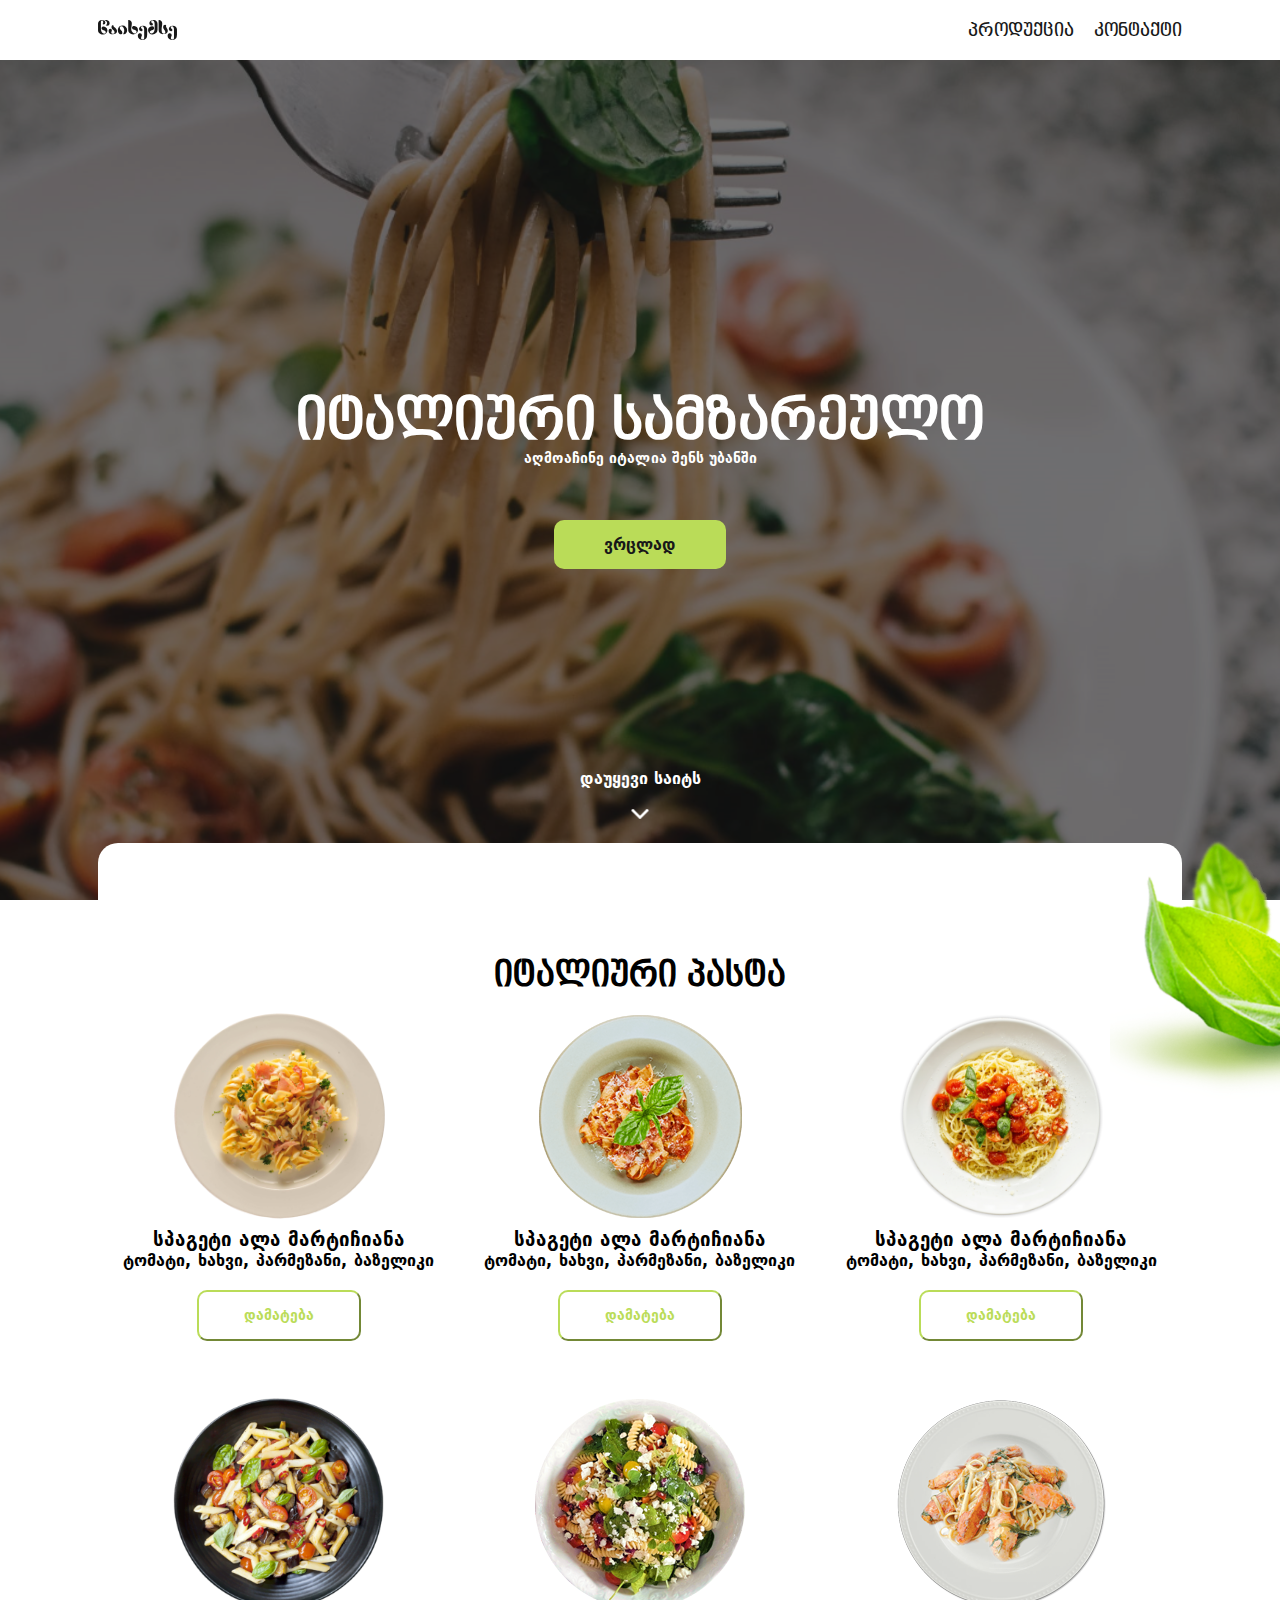
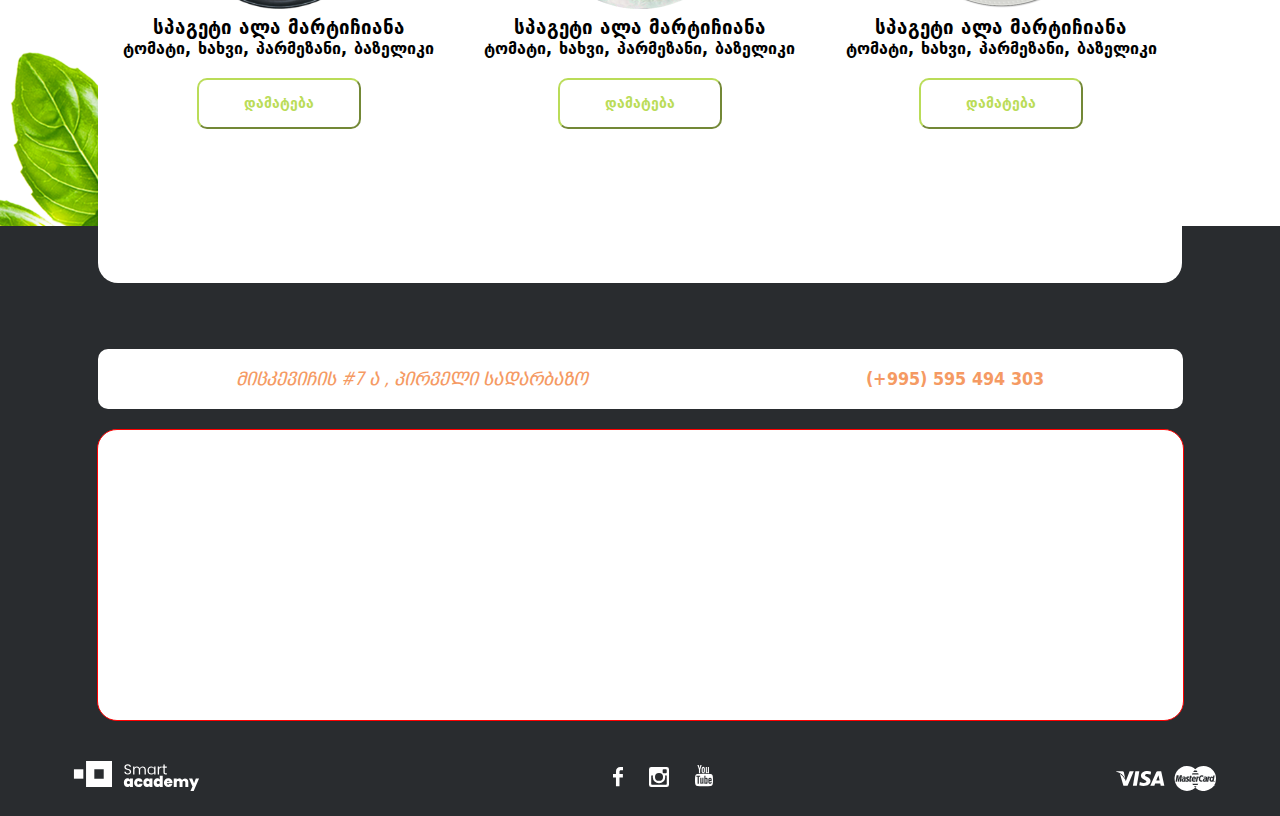
<file: index.html>
<!DOCTYPE html>
<html lang="ka">
<head>
  <meta charset="utf-8">
	<title>წახემსე</title>
  <link rel="stylesheet" type="text/css" href="assets/css/style.css">
  <meta name="viewport" content="width=device-width, initial-scale=1.0">
</head>
<body>
	<header>
    <img src="/assets/images/static/logo.svg" alt="წახემსე-ლოგო" title="წაიხემსე-ლოგო">
<nav>
	<ul class="header_navigation">
		<li>
			<a href="#!" title=" პროდუქცია">პროდუქცია</a>
		</li>
		<li>
			<a href="#!" title="კონტაქტი">კონტაქტი</a>
		</li>
	</ul>
</nav>  
  </header>
<div class="hero_content">
  <section class="hero">
    <h1 class="hero_title">იტალიური სამზარეულო</h1>
    <p>აღმოაჩინე იტალია შენს უბანში</p>
    <a class="more" href="#!" title="გაიგე მეტი">ვრცლად</a>
    <img class="main_pic" src="assets/images/main_pic.png" alt="იტალიური პასტა" title="იტალიური პასტა">

  </section>
  <a class="scroll_down" href="#!">დაუყევი საიტს</a>
</div>
<section class="menu">
  <h1 class="pasta">იტალიური პასტა</h1>
  <ul class="column_order">
    <li class="column">
      <img alt="pasta" class="img" src="/assets/images/1.png">
      <h3>
        სპაგეტი ალა მარტიჩიანა
      </h3>
      <p>
        ტომატი, ხახვი, პარმეზანი, ბაზელიკი
      </p>
      <button class="button_style">დამატება</button>
    </li>
    <li class="column">
      <img alt="pasta" class="img" src="/assets/images/2.png">
      <h3>
        სპაგეტი ალა მარტიჩიანა
      </h3>
      <p>
        ტომატი, ხახვი, პარმეზანი, ბაზელიკი
      </p>
      <button class="button_style">დამატება</button>
    </li>
    <li class="column">
      <img alt="pasta" class="img" src="/assets/images/3.png">
      <h3>
        სპაგეტი ალა მარტიჩიანა
      </h3>
      <p>
        ტომატი, ხახვი, პარმეზანი, ბაზელიკი
      </p>
      <button class="button_style">დამატება</button>
    </li>
    <li class="column">
      <img alt="pasta" class="img" src="/assets/images/4.png">
      <h3>
        სპაგეტი ალა მარტიჩიანა
      </h3>
      <p>
        ტომატი, ხახვი, პარმეზანი, ბაზელიკი
      </p>
      <button class="button_style">დამატება</button>
    </li>
    <li class="column">
      <img alt="pasta" class="img" src="/assets/images/5.png">
      <h3>
        სპაგეტი ალა მარტიჩიანა
      </h3>
      <p>
        ტომატი, ხახვი, პარმეზანი, ბაზელიკი
      </p>
      <button class="button_style">დამატება</button>
    </li>
    <li class="column">
      <img alt="pasta" class="img" src="/assets/images/6.png">
      <h3>
        სპაგეტი ალა მარტიჩიანა
      </h3>
      <p>
        ტომატი, ხახვი, პარმეზანი, ბაზელიკი
      </p>
      <button class="button_style">დამატება</button>
    </li>
  </ul>
</section>
<footer>
  <div class="adress-map">
  <div class="contact">
    <address>მიცკევიჩის #7 ა , პირველი სადარბაზო</address>
    <a class="number" href="#!">(+995) 595 494 303</a>
  </div>
  <div class="maps">
    <iframe src="https://www.google.com/maps/embed?pb=!1m18!1m12!1m3!1d2977.8136951382717!2d44.76750341516131!3d41.72453888298936!2m3!1f0!2f0!3f0!3m2!1i1024!2i768!4f13.1!3m3!1m2!1s0x404472df2909dcd1%3A0x74a1cb062dd31575!2s7+Adam+Mitskevichi+St%2C+T&#39;bilisi!5e0!3m2!1sen!2sge!4v1550835162175" height="290" frameborder="0" style="border:0" allowfullscreen></iframe>
</div>
</div>
  <div class="logo">
    <a href="https://smartacademy.ge/"> 
      <svg class="academy-logo" id="academy-logo" xmlns="http://www.w3.org/2000/svg" viewBox="0 0 146 35.003">
  <defs>
    <style>
      .cls-1 {
        fill: #fff;
      }
    </style>
  </defs>
  <g id="Group_52" data-name="Group 52" transform="translate(58.233 17.198)">
    <path id="Path_94" data-name="Path 94" class="cls-1" d="M398.518,136.8a3.19,3.19,0,0,1,2.916,1.51v-1.376H404.9v9.916h-3.463v-1.376a3.224,3.224,0,0,1-2.916,1.51c-2.353,0-4.218-1.924-4.218-5.091S396.165,136.8,398.518,136.8Zm1.11,3.019a1.825,1.825,0,0,0-1.806,2.057,1.821,1.821,0,1,0,1.806-2.057Z" transform="translate(-394.3 -133.751)"/>
    <path id="Path_95" data-name="Path 95" class="cls-1" d="M480.517,136.8a4.633,4.633,0,0,1,4.84,3.922h-3.671a1.227,1.227,0,0,0-1.243-.977c-.844,0-1.421.71-1.421,2.116,0,1.436.562,2.131,1.421,2.131a1.235,1.235,0,0,0,1.243-.977h3.671a4.668,4.668,0,0,1-4.84,3.922,5.069,5.069,0,0,1,0-10.138Z" transform="translate(-463.482 -133.751)"/>
    <path id="Path_96" data-name="Path 96" class="cls-1" d="M552.218,136.8a3.19,3.19,0,0,1,2.916,1.51v-1.376H558.6v9.916h-3.463v-1.376a3.224,3.224,0,0,1-2.916,1.51c-2.353,0-4.218-1.924-4.218-5.091S549.865,136.8,552.218,136.8Zm1.11,3.019a1.825,1.825,0,0,0-1.806,2.057,1.821,1.821,0,1,0,1.806-2.057Z" transform="translate(-525.252 -133.751)"/>
    <path id="Path_97" data-name="Path 97" class="cls-1" d="M633.433,119.249a3.261,3.261,0,0,1,2.886,1.48V116.2H639.8v13.084h-3.478v-1.376a3.2,3.2,0,0,1-2.9,1.51c-2.353,0-4.218-1.924-4.218-5.091S631.065,119.249,633.433,119.249Zm1.1,3.019a1.825,1.825,0,0,0-1.806,2.057,1.821,1.821,0,1,0,1.806-2.057Z" transform="translate(-594.434 -116.2)"/>
    <path id="Path_98" data-name="Path 98" class="cls-1" d="M715.432,146.868a5.084,5.084,0,0,1,0-10.168,4.7,4.7,0,0,1,5,4.973,5.005,5.005,0,0,1-.059.814h-6.557c.074,1.154.7,1.613,1.465,1.613a1.314,1.314,0,0,0,1.243-.784h3.7A4.717,4.717,0,0,1,715.432,146.868Zm-1.6-6.053H716.9a1.36,1.36,0,0,0-1.48-1.362A1.5,1.5,0,0,0,713.834,140.815Z" transform="translate(-663.616 -133.666)"/>
    <path id="Path_99" data-name="Path 99" class="cls-1" d="M801.3,141.692a1.643,1.643,0,1,0-3.286,0v5.313h-3.463v-5.313a1.643,1.643,0,1,0-3.286,0v5.313H787.8v-9.916h3.463v1.3A3.405,3.405,0,0,1,794.149,137a3.617,3.617,0,0,1,3.3,1.82,3.969,3.969,0,0,1,3.3-1.82c2.516,0,4.011,1.628,4.011,4.218v5.772H801.3v-5.3Z" transform="translate(-729.56 -133.921)"/>
    <path id="Path_100" data-name="Path 100" class="cls-1" d="M915.848,137.6h3.8l-6.29,14.638H909.6l2.368-5.151L907.9,137.6h3.848l2.087,5.624Z" transform="translate(-831.885 -134.433)"/>
  </g>
  <g id="Group_53" data-name="Group 53" transform="translate(58.815 3.804)">
    <path id="Path_101" data-name="Path 101" class="cls-1" d="M401.955,37.718c-2.353,0-4.026-1.317-4.055-3.256h1.628a2.182,2.182,0,0,0,2.427,1.954c1.48,0,2.353-.844,2.353-1.954,0-3.167-6.349-1.14-6.349-5.506,0-1.939,1.569-3.256,3.893-3.256,2.235,0,3.7,1.228,3.893,3.019h-1.687a2.124,2.124,0,0,0-2.279-1.7c-1.258-.03-2.264.622-2.264,1.894,0,3.034,6.335,1.14,6.335,5.491C405.863,36.075,404.5,37.718,401.955,37.718Z" transform="translate(-397.9 -25.7)"/>
    <path id="Path_102" data-name="Path 102" class="cls-1" d="M480.32,46.874c0-1.894-1.006-2.842-2.531-2.842-1.554,0-2.6.992-2.6,2.99v5.091h-1.51V46.889c0-1.894-1.006-2.842-2.531-2.842-1.554,0-2.6.992-2.6,2.99v5.091H467V42.863h1.539v1.332a3.336,3.336,0,0,1,2.916-1.495,3.493,3.493,0,0,1,3.389,2.057,3.41,3.41,0,0,1,3.271-2.057c2.1,0,3.744,1.317,3.744,3.967v5.447h-1.51V46.874Z" transform="translate(-456.773 -40.184)"/>
    <path id="Path_103" data-name="Path 103" class="cls-1" d="M584.781,42.7a3.816,3.816,0,0,1,3.434,1.835V42.863h1.554V52.1h-1.554V50.381a3.856,3.856,0,0,1-3.449,1.865c-2.457,0-4.366-1.939-4.366-4.81S582.294,42.7,584.781,42.7Zm.3,1.332a3.12,3.12,0,0,0-3.123,3.4,3.144,3.144,0,1,0,6.261.015A3.169,3.169,0,0,0,585.077,44.032Z" transform="translate(-553.389 -40.184)"/>
    <path id="Path_104" data-name="Path 104" class="cls-1" d="M662.739,52H661.2V42.778h1.539v1.495a3.116,3.116,0,0,1,2.99-1.672v1.584h-.4c-1.465,0-2.575.651-2.575,2.8L662.739,52Z" transform="translate(-622.23 -40.099)"/>
    <path id="Path_105" data-name="Path 105" class="cls-1" d="M699.1,31.6h-1.2V30.338h1.2V28h1.539v2.338h2.412V31.6h-2.412v5.447c0,.9.34,1.228,1.288,1.228h1.125v1.3h-1.376c-1.628,0-2.56-.681-2.56-2.531V31.6Z" transform="translate(-653.499 -27.66)"/>
  </g>
  <path id="Path_106" data-name="Path 106" class="cls-1" d="M125.767,0H95.5V30.282h30.282V0ZM105.15,20.632V9.665h10.967V20.632Z" transform="translate(-81.366)"/>
  <rect id="Rectangle_7" data-name="Rectangle 7" class="cls-1" width="10.967" height="10.967" transform="translate(0 9.665)"/>
</svg> 
    </a>
  <span class="socials">
    <a href="https://www.facebook.com/">
      <svg class="facebook-logo" xmlns="http://www.w3.org/2000/svg" viewBox="0 0 10.386 20">
  <defs>
    <style>
      .cls-1 {
        fill: #fff;
      }
    </style>
  </defs>
  <g id="facebook" transform="translate(-23.127)">
    <path id="Path_82" data-name="Path 82" class="cls-1" d="M33.513,3.32H31.631c-1.476,0-1.762.7-1.762,1.731v2.27h3.52v3.555H29.869V20H26.2V10.877h-3.07V7.321H26.2V4.7C26.2,1.657,28.056,0,30.77,0l2.744,0V3.32Z"/>
  </g>
</svg>
    </a>
    <a href="ihttps://www.instagram.com/">
      <svg class="instagram-logo" id="instagram" xmlns="http://www.w3.org/2000/svg" viewBox="0 0 20 20">
  <defs>
    <style>
      .cls-1 {
        fill: #fff;
      }
    </style>
  </defs>
  <path id="Path_81" data-name="Path 81" class="cls-1" d="M2.567,0H17.433A2.506,2.506,0,0,1,20,2.567V17.433A2.506,2.506,0,0,1,17.433,20H2.567A2.506,2.506,0,0,1,0,17.433V2.567A2.506,2.506,0,0,1,2.567,0Zm12,2.222a.9.9,0,0,0-.9.9V5.278a.9.9,0,0,0,.9.9h2.26a.9.9,0,0,0,.9-.9V3.123a.9.9,0,0,0-.9-.9Zm3.17,6.236h-1.76a5.85,5.85,0,0,1,.257,1.716A6.123,6.123,0,0,1,10.019,16.2,6.122,6.122,0,0,1,3.8,10.174a5.84,5.84,0,0,1,.257-1.716H2.222v8.448a.8.8,0,0,0,.8.8H16.945a.8.8,0,0,0,.8-.8V8.458ZM10.019,6.065A3.956,3.956,0,0,0,6,9.957a3.956,3.956,0,0,0,4.017,3.892,3.956,3.956,0,0,0,4.017-3.892A3.956,3.956,0,0,0,10.019,6.065Z"/>
</svg>
    </a>
    <a href="https://www.youtube.com/">
      <svg class="youtube-logo" xmlns="http://www.w3.org/2000/svg" viewBox="0 0 16.883 20">
  <defs>
    <style>
      .cls-1 {
        fill: #fff;
      }
    </style>
  </defs>
  <g id="youtube" transform="translate(-7.067)">
    <g id="Group_48" data-name="Group 48" transform="translate(7.067)">
      <path id="Path_83" data-name="Path 83" class="cls-1" d="M23.658,39.218a2.133,2.133,0,0,0-1.825-1.659,56.722,56.722,0,0,0-6.321-.234,56.74,56.74,0,0,0-6.322.234,2.132,2.132,0,0,0-1.824,1.659,18.077,18.077,0,0,0-.3,3.991A18.073,18.073,0,0,0,7.361,47.2a2.132,2.132,0,0,0,1.825,1.659,56.725,56.725,0,0,0,6.322.234,56.685,56.685,0,0,0,6.322-.234A2.133,2.133,0,0,0,23.654,47.2a18.087,18.087,0,0,0,.3-3.991A18.1,18.1,0,0,0,23.658,39.218Zm-11.775.991H10.661V46.7H9.526V40.209h-1.2V39.146h3.557ZM14.965,46.7H13.944v-.614a1.635,1.635,0,0,1-1.166.692.626.626,0,0,1-.657-.418,2.874,2.874,0,0,1-.09-.837V41.072h1.02v4.146a3.176,3.176,0,0,0,.009.4c.024.158.1.239.239.239.2,0,.419-.158.645-.478v-4.3h1.021V46.7Zm3.876-1.69a4.5,4.5,0,0,1-.1,1.135.808.808,0,0,1-.815.633,1.39,1.39,0,0,1-1.055-.623V46.7h-1.02V39.146h1.02v2.468A1.382,1.382,0,0,1,17.923,41a.807.807,0,0,1,.815.635,4.324,4.324,0,0,1,.1,1.132Zm3.85-.939h-2.04v1c0,.521.17.781.521.781a.438.438,0,0,0,.456-.409,6.419,6.419,0,0,0,.023-.691h1.041V44.9c0,.329-.013.555-.022.657a1.454,1.454,0,0,1-.238.611,1.412,1.412,0,0,1-1.234.611,1.461,1.461,0,0,1-1.235-.577,2.181,2.181,0,0,1-.328-1.324V42.907a2.191,2.191,0,0,1,.315-1.327A1.45,1.45,0,0,1,21.173,41a1.417,1.417,0,0,1,1.2.577,2.213,2.213,0,0,1,.316,1.327v1.166Z" transform="translate(-7.067 -29.093)"/>
      <path id="Path_84" data-name="Path 84" class="cls-1" d="M69.169,58.163q-.511,0-.512.781v.521h1.02v-.521C69.677,58.423,69.506,58.163,69.169,58.163Z" transform="translate(-55.072 -45.334)"/>
      <path id="Path_85" data-name="Path 85" class="cls-1" d="M52.014,58.163a.731.731,0,0,0-.509.248v3.432a.728.728,0,0,0,.509.251c.294,0,.444-.251.444-.76v-2.4C52.458,58.423,52.308,58.163,52.014,58.163Z" transform="translate(-41.704 -45.334)"/>
      <path id="Path_86" data-name="Path 86" class="cls-1" d="M53.726,14.588a1.656,1.656,0,0,0,1.178-.7v.621h1.031V8.82H54.9v4.349c-.229.323-.445.483-.651.483-.138,0-.219-.082-.242-.242a2.391,2.391,0,0,1-.013-.4V8.82H52.97v4.5a2.875,2.875,0,0,0,.091.846A.633.633,0,0,0,53.726,14.588Z" transform="translate(-42.845 -6.875)"/>
      <path id="Path_87" data-name="Path 87" class="cls-1" d="M18.789,4.543V7.636h1.143V4.543L21.308,0H20.152l-.78,3L18.56,0h-1.2c.241.708.492,1.419.733,2.128A18.81,18.81,0,0,1,18.789,4.543Z" transform="translate(-15.087)"/>
      <path id="Path_88" data-name="Path 88" class="cls-1" d="M36.836,14.345a1.406,1.406,0,0,0,1.2-.583,2.226,2.226,0,0,0,.32-1.338V10.432a2.23,2.23,0,0,0-.32-1.34,1.529,1.529,0,0,0-2.4,0,2.211,2.211,0,0,0-.323,1.34v1.993a2.206,2.206,0,0,0,.323,1.338A1.405,1.405,0,0,0,36.836,14.345Zm-.492-4.12c0-.526.16-.789.492-.789s.492.262.492.789v2.394c0,.526-.159.79-.492.79s-.492-.263-.492-.79Z" transform="translate(-29.083 -6.631)"/>
    </g>
  </g>
</svg>
    </a>
  </span>
  <img class="cards-logo" src="assets/images/static/cards.svg"> 
</div>
</footer>

<script src="assets/js/script.js"></script>
</body>
</html>
</file>
<file: assets/css/style.css>
@font-face{
	font-family: caps;
	src:url(../fonts/caps.ttf);
}
@font-face{
	font-family: normal;
	src:url(../fonts/normal-bold.ttf);
}
.header_navigation a, h1, h2, address{
	font-family: caps;
}

*{
	margin: 0;
	padding: 0;
	text-decoration: none;
	list-style: none;
	font-family: normal;
}
body{
	max-width: 1084px;
	margin: 0 auto;
}
header, ul{
	display: flex;
}
header{
	justify-content: space-between;
	height: 60px;
	align-items: center;
}
.header_navigation{
	width: 214px;
	justify-content: space-between;
}
a{
	color: #181818;
	transition: 300ms color ease;

}
a:hover{
	color: #BADC58;
	transition: 300ms color ease;
}
/*.hero_content*/
.hero_content{
	height: calc(100vh - 60px);
	width: 100%;
	display: flex;
	flex-direction: column;
	/*align-content: center;*/
	align-items: center;
	justify-content: center;
	color: #fff;
}
.hero_content::before{
	content: "";
	display: block;
	position: absolute;
	height: calc(100vh - 60px);
	top: 60px;
	bottom: 0px;
	left: 0px;
	right: 0px;
	background-color: #181818;
	opacity: .6;
	z-index: -1;
}
.hero{
	display: flex;
	flex-direction: column;
	align-items: center;
	justify-content: center;
}
.hero_title{
	font-size: 50px;
}
.hero p{
	font-size: 14px;
}
.more{
	border-radius:10px;
	background-color: #BADC58;
	margin-top: 53px;
	padding: 15px 50px;
}
.more:hover {
    color: #070707;
    /*გავსტილო ისე რომ მაუსის მიტანის დროს გათეთრდეს ტექსტი.*/
}
.main_pic{
	width: 100vw;
	height: calc(100vh - 60px);
	position: absolute;
	top: 60px;
	left: 0;
	z-index: -2;
	object-fit: cover;
}
.hero_content::after{
	content: url(../images/static/one.png);
	display: block;
	width: 170px;
	height: 240px;
	position: absolute;
	top: calc(100vh - 60px);
	right: 0;
	z-index: 1;
}

.scroll_down{
	position: absolute;
	margin-top: 94px;
	bottom: 112px;
	color: #fff;
}
.scroll_down:after {
	content: "";
	display: block;
	position: absolute;
	background: url(../images/static/arrow.png);
	width: 17px;
	height: 10px;
	left: 50%;
    transform: translateX(-50%);
    top:40px;
}
/*.hero_content end*/
/*menu start*/
.menu{
	display: flex;
	flex-wrap: wrap;
	justify-content: center;
	box-shadow: 0 3px 6px 0 rgba(0 0 0 0.16);
	background-color: white;
}
.menu::before{
	content: "";
	display: block;
	top: -57px;
	width: 100%;
	height: 57px;
	position: relative;
	background-color: #fff;
	border-top-left-radius: 20px;
	border-top-right-radius: 20px;
	border: 1px;
}
.menu::after{
	content: "";
	display: block;
	width: 100%;
	height: 57px;
	position: relative;
	bottom: -57px;
	border-bottom-left-radius: 20px;
	border-bottom-right-radius: 20px;
	border: 1px;
	background-color: #fff;
	z-index: 1;
}

.column_order{
	position: relative;
	margin: 0;
	display: flex;
	flex-wrap: wrap;
	justify-content: space-between;
}
.column{
	flex:auto;
	display: flex;
	justify-content: center;
	align-items: center;
	flex-direction: column;
	width: 308px;
	margin: 10px;
}
.column:hover {
	box-shadow: 0 3px 6px rgba(24,24,24,0.16);
	border-radius:10px;
	transition: all 500ms;
}
.img{
	height: 225px;
	width: 232px;
	object-fit: none;
}
.button_style{
	font-size: 14px;
	padding: 15px 45px;
	border-radius:10px;
	margin: 20px 0 30px;
	justify-content: space-around;
	align-items: flex-end;
	color:  #BADC58;
	border-color:  #BADC58;
	background-color: #fff;
}
.button_style:hover{
	background-color: #BADC58;
	color: #000;
	cursor: pointer;
}
.pasta{
	display: flex;
	position: relative;
	justify-content: center;
	align-items: center;
	font-size: 30px;
}
/*menu end*/
footer{
	height: 467px;
	width: 100%;
	padding-top: 123px;
	background-color: #292C2F;
	position: absolute;
	left: 0;
	right: 0;
}
footer::before{
	content: url(../images/static/two.png);
	display: block;
	width: 140px;
	height: 180px;
	position: absolute;
	bottom: 590px;
	left: 0;
	z-index: -1;
}
.contact, .maps, .logo {
	margin: 0 auto;
	max-width: 90%;
}
/*.adress-map{
	display: flex;
	justify-content: space-around;
	align-content: center;
}
*/.contact{
	color: #F59A63;
	display: flex;
	justify-content: space-around;
	align-items: center;
	height: 60px;
	width: 1085px;
	/*border: 1px solid red;*/
	border-radius: 10px;
	background-color: #fff
}
 a.number{
 	color: #F59A63;
 }
.maps{
	position: relative;
	width:1085px;
	height: 290px;
	border:1px solid red;
	border-radius: 20px;
	background-color: #fff;
	margin-top: 20px;
	overflow: hidden;
}
.maps iframe{
	width: 100%;
	height: 100%;
}
.academy-logo{
	height: 30px;
	width: 145px;
}
.facebook-logo{
	height: 15px;
	width: 10px;	
}
.instagram-logo{
	fill: #BADC58;
	height: 15px; 
	width: 20px;

}
.youtube-logo{
	height: 20px; 
	width: 18px;
}
.cards-logo{
	height: 25px;
	width: 100px;
}
.logo{
	display: flex;
	justify-content: space-between;
	align-items: center;
	margin-top: 40px;
}
.socials a {
	width: 33%;
	height: 24px;
}
.socials svg{
	height: 100%;
	margin: 0 10px;
}
.socials path{
	transition: 300ms ease;
}
.socials a:hover path{
	fill: #BADC58;
	transition: 300ms ease;
}
@media (max-width: 599px){
	body , header{
		width: 100%;
		margin-left: 0;
		margin-right: 0;

	}
	.hero_content::after , .header_navigation{
		display: none;
	}
	.contact{
		flex-direction: column;
	}
}
</file>
